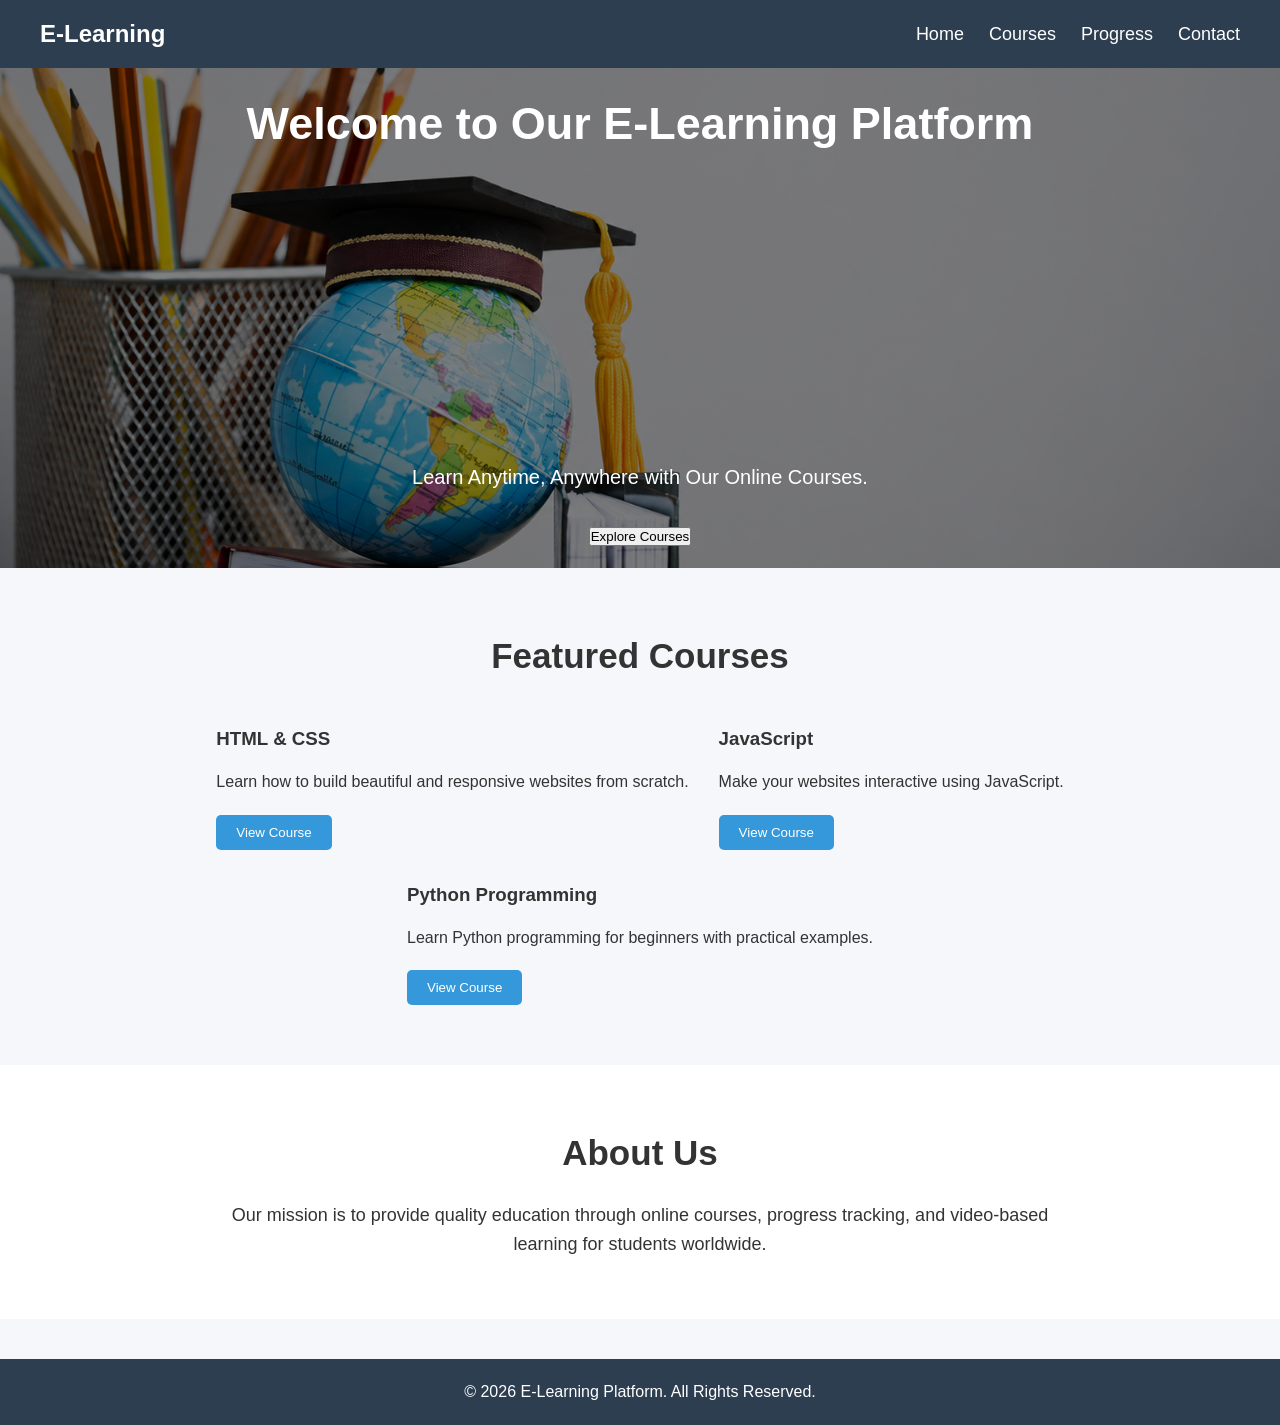
<file: index.html>
<!DOCTYPE html>
<html lang="en">

<head>
    <meta charset="UTF-8">
    <meta name="viewport" content="width=device-width, initial-scale=1.0">

    <title>E-Learning Platform</title>

    <!-- Link CSS File -->
    <link rel="stylesheet" href="css/style.css">
</head>

<body>

    <!-- ================= NAVIGATION BAR ================= -->

    <header>
        <nav>
            <h2>E-Learning</h2>

            <ul>
                <li><a href="index.html">Home</a></li>
                <li><a href="courses.html">Courses</a></li>
                <li><a href="progress.html">Progress</a></li>
                <li><a href="contact.html">Contact</a></li>
            </ul>
        </nav>
    </header>

    <!-- ================= HERO SECTION ================= -->

    <section class="hero">

        <h1>Welcome to Our E-Learning Platform</h1>

        <p>Learn Anytime, Anywhere with Our Online Courses.</p>

    <a href="courses.html">
        <button>Explore Courses</button>
    </a>

</section>


    <!-- ================= FEATURED COURSES ================= -->

    <section class="courses">

        <h2>Featured Courses</h2>

        <div class="course-container">

            <div class="course-card">
                <h3>HTML & CSS</h3>
                <p>
                    Learn how to build beautiful and responsive websites from
                    scratch.
                </p>

                <a href="course.html">
                    <button>View Course</button>
                </a>
            </div>

            <div class="course-card">
                <h3>JavaScript</h3>
                <p>
                    Make your websites interactive using JavaScript.
                </p>

                <a href="course.html">
                    <button>View Course</button>
                </a>
            </div>

            <div class="course-card">
                <h3>Python Programming</h3>
                <p>
                    Learn Python programming for beginners with practical
                    examples.
                </p>

                <a href="course.html">
                    <button>View Course</button>
                </a>
            </div>

        </div>

    </section>

    <!-- ================= ABOUT SECTION ================= -->

    <section class="about">

        <h2>About Us</h2>

        <p>
            Our mission is to provide quality education through online courses,
            progress tracking, and video-based learning for students worldwide.
        </p>

    </section>

    <!-- ================= FOOTER ================= -->

    <footer>

        <p>
            © 2026 E-Learning Platform. All Rights Reserved.
        </p>

    </footer>

    <!-- Link JavaScript File -->
    <script src="js/script.js"></script>

</body>

</html>
</file>
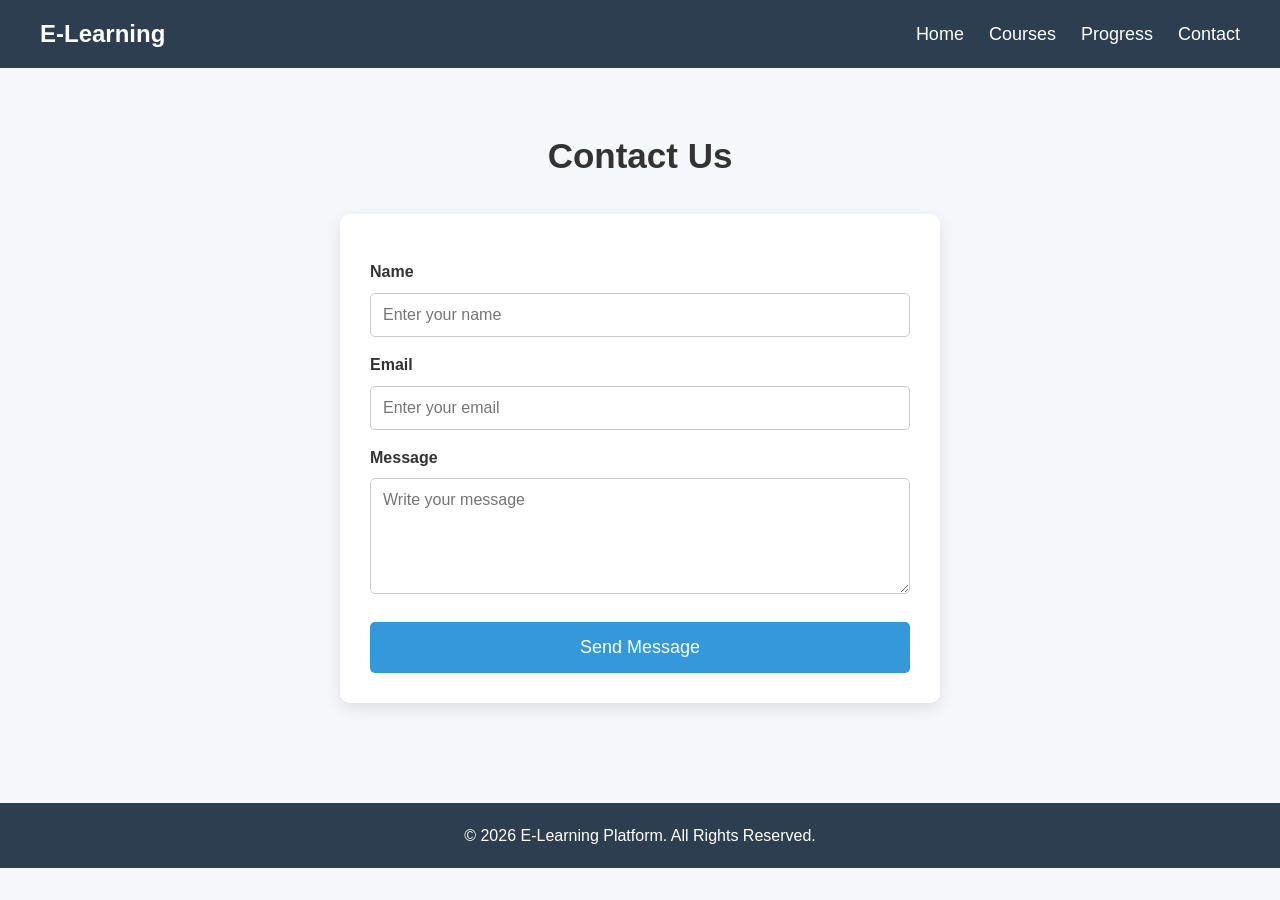
<file: contact.html>
<!DOCTYPE html>
<html lang="en">

<head>
    <meta charset="UTF-8">
    <meta name="viewport" content="width=device-width, initial-scale=1.0">
    <title>Contact - E-Learning Platform</title>

    <link rel="stylesheet" href="css/style.css">
</head>

<body>

    <!-- Navigation Bar -->

    <header>
        <nav>
            <h2>E-Learning</h2>

            <ul>
                <li><a href="index.html">Home</a></li>
                <li><a href="courses.html">Courses</a></li>
                <li><a href="progress.html">Progress</a></li>
                <li><a href="contact.html">Contact</a></li>
            </ul>
        </nav>
    </header>

    <!-- Contact Form -->

    <section class="contact">

        <h2>Contact Us</h2>

        <form id="contactForm">

            <label>Name</label>
            <input type="text" id="name" placeholder="Enter your name" required>

            <label>Email</label>
            <input type="email" id="email" placeholder="Enter your email" required>

            <label>Message</label>
            <textarea id="message" rows="5" placeholder="Write your message" required></textarea>

            <button type="submit">Send Message</button>

        </form>

    </section>

    <footer>

        <p>© 2026 E-Learning Platform. All Rights Reserved.</p>

    </footer>

    <script src="js/script.js"></script>

</body>

</html>
</file>
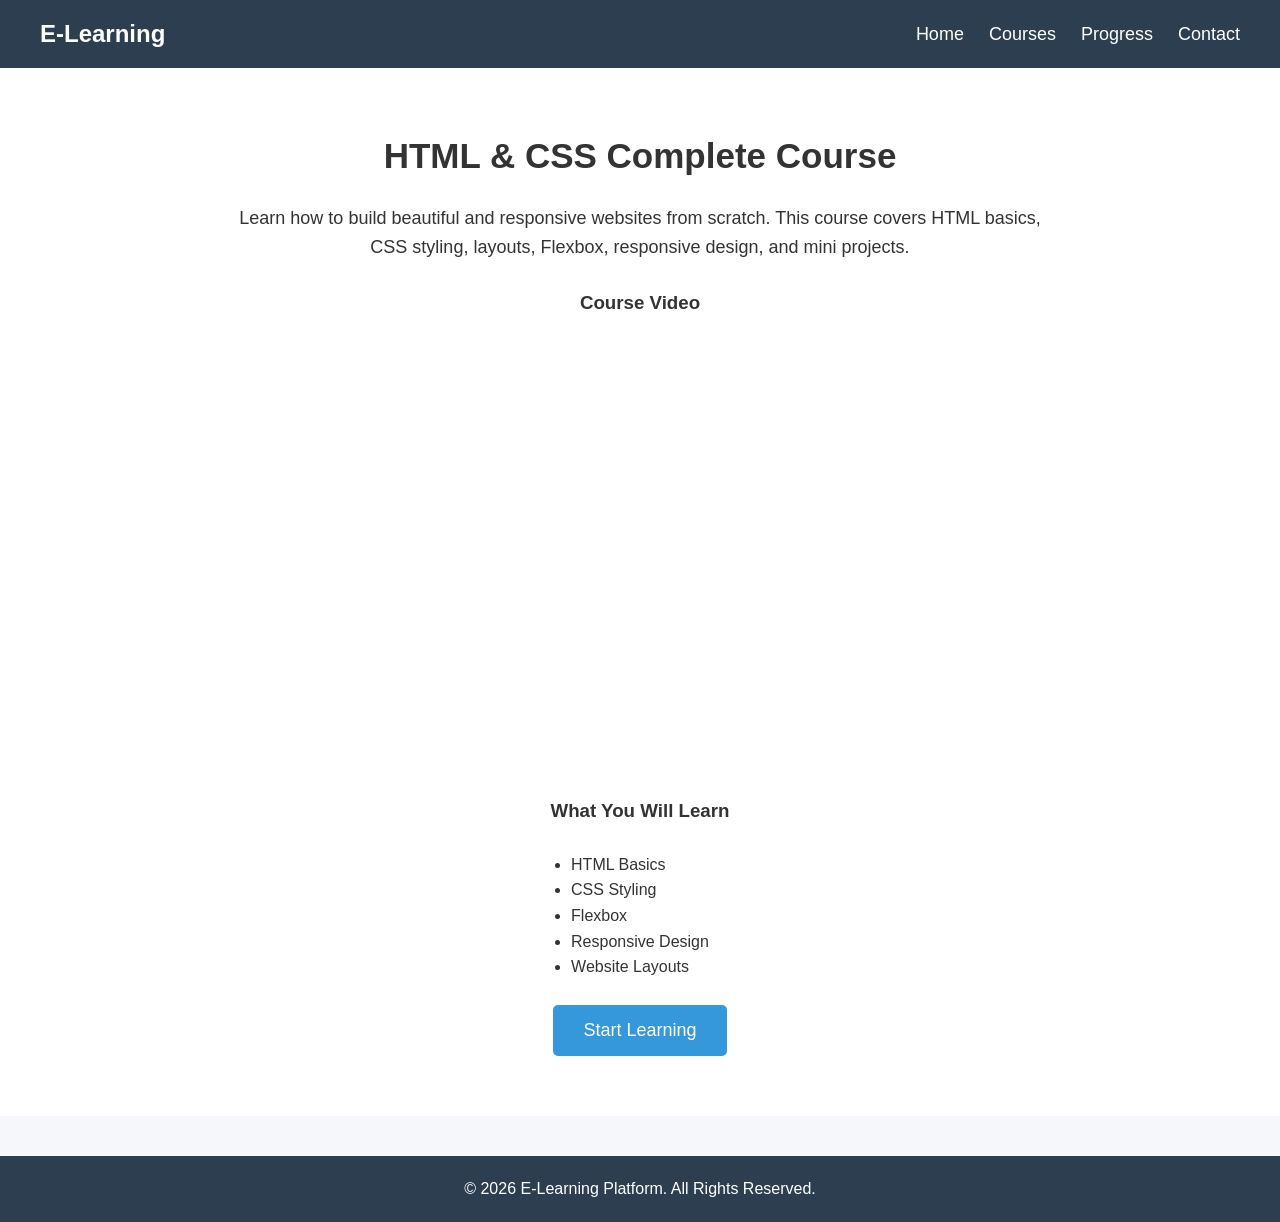
<file: course.html>
<!DOCTYPE html>
<html lang="en">

<head>
    <meta charset="UTF-8">
    <meta name="viewport" content="width=device-width, initial-scale=1.0">
    <title>Course Details - E-Learning Platform</title>

    <link rel="stylesheet" href="css/style.css">
</head>

<body>

    <!-- Navigation Bar -->

    <header>
        <nav>
            <h2>E-Learning</h2>

            <ul>
                <li><a href="index.html">Home</a></li>
                <li><a href="courses.html">Courses</a></li>
                <li><a href="progress.html">Progress</a></li>
                <li><a href="contact.html">Contact</a></li>
            </ul>
        </nav>
    </header>

    <!-- Course Details -->

    <section class="about">

        <h2>HTML & CSS Complete Course</h2>

        <p>
            Learn how to build beautiful and responsive websites from scratch.
            This course covers HTML basics, CSS styling, layouts, Flexbox,
            responsive design, and mini projects.
        </p>

        <br>

        <h3>Course Video</h3>

        <br>

        <iframe
            width="700"
            height="400"
            src=""
            title="HTML Tutorial"
            frameborder="0"
            allowfullscreen>
        </iframe>

        <br><br>

        <h3>What You Will Learn</h3>

        <br>

        <ul style="display:inline-block; text-align:left;">
            <li>HTML Basics</li>
            <li>CSS Styling</li>
            <li>Flexbox</li>
            <li>Responsive Design</li>
            <li>Website Layouts</li>
        </ul>

        <br><br>

        <button id="startCourseBtn">Start Learning</button>

    </section>

    <!-- Footer -->

    <footer>

        <p>© 2026 E-Learning Platform. All Rights Reserved.</p>

    </footer>

    <script src="js/script.js"></script>

</body>

</html>
</file>
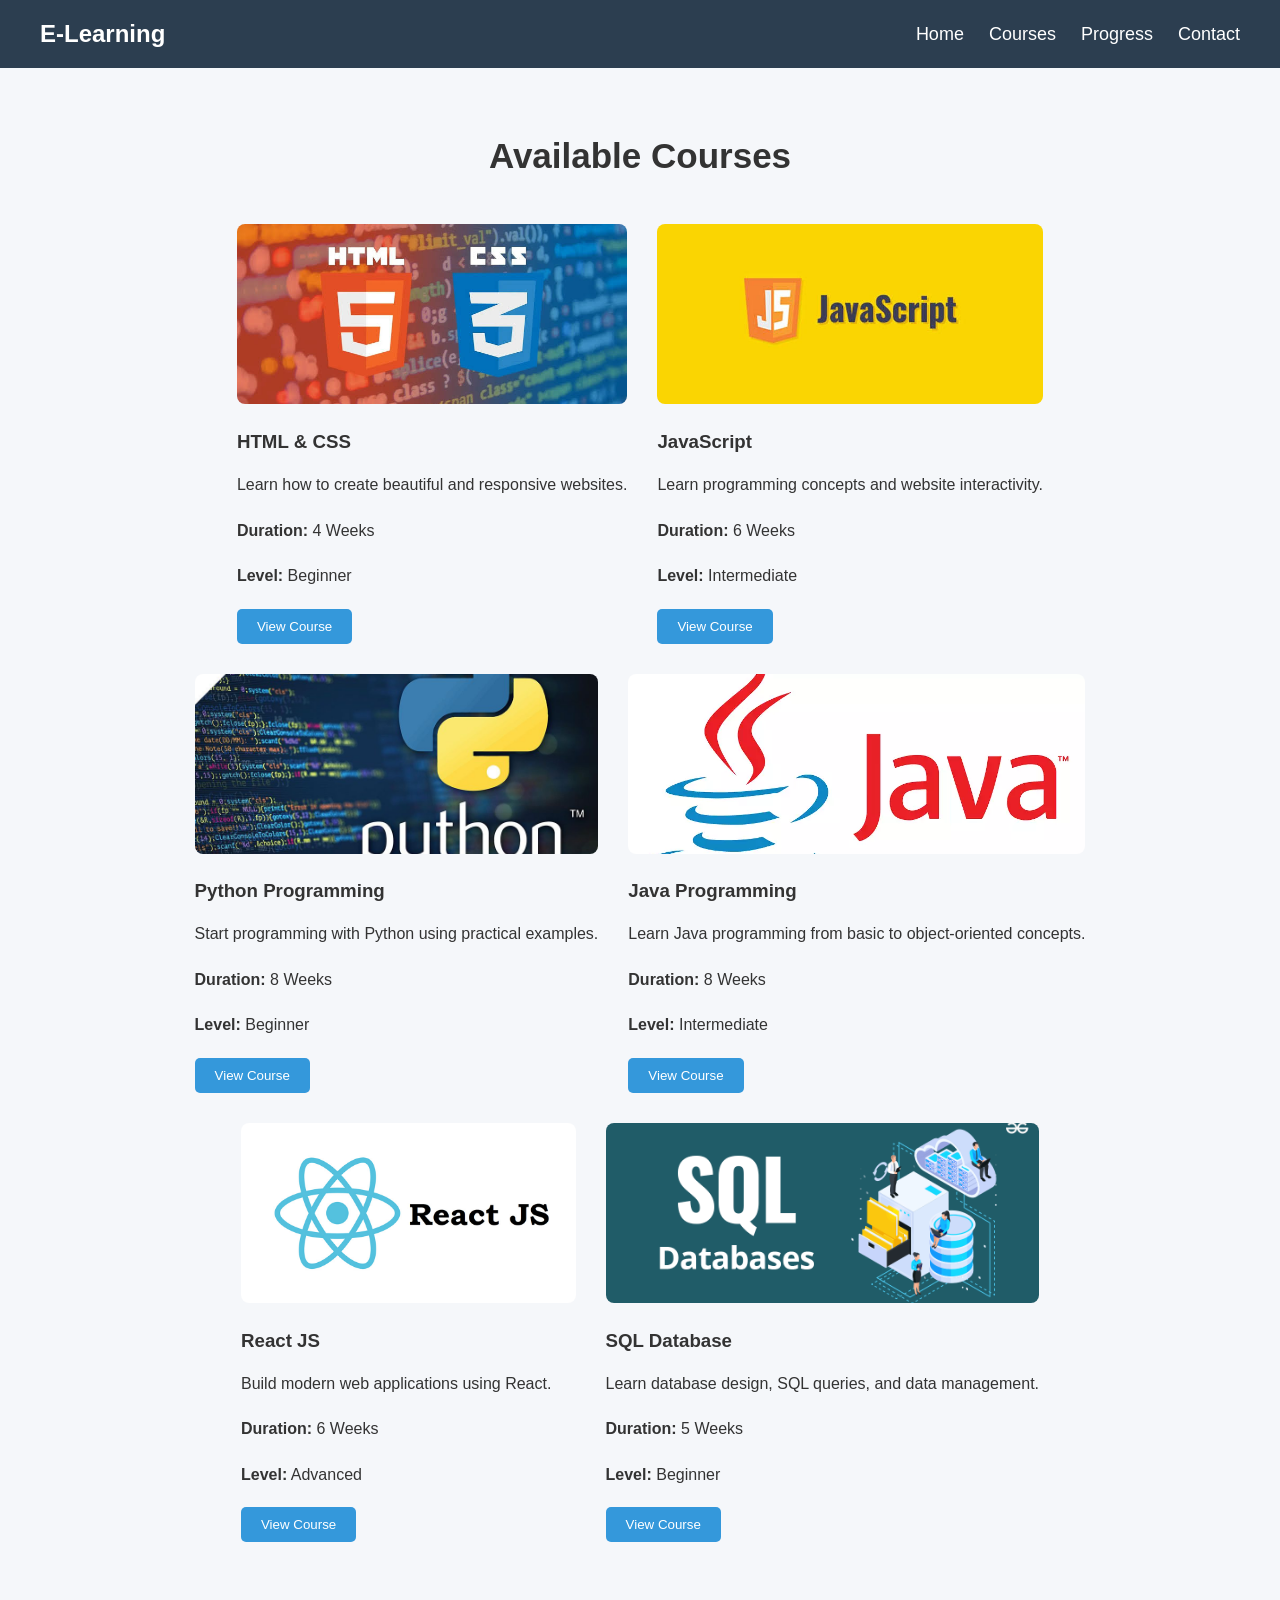
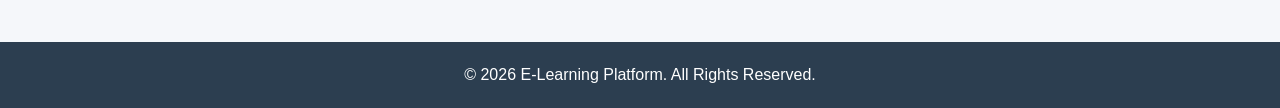
<file: courses.html>
<!DOCTYPE html>
<html lang="en">

<head>
    <meta charset="UTF-8">
    <meta name="viewport" content="width=device-width, initial-scale=1.0">
    <title>Courses - E-Learning Platform</title>

    <link rel="stylesheet" href="css/style.css">
</head>

<body>

    <!-- Navigation Bar -->

    <header>
        <nav>
            <h2>E-Learning</h2>

            <ul>
                <li><a href="index.html">Home</a></li>
                <li><a href="courses.html">Courses</a></li>
                <li><a href="progress.html">Progress</a></li>
                <li><a href="contact.html">Contact</a></li>
            </ul>
        </nav>
    </header>

    <!-- Page Heading -->

    <section class="courses">

        <h2>Available Courses</h2>

        <div class="course-container">

            <!-- Course 1 -->

            <div class="course-card">

                <img src="images/html&css.jpg" alt="HTML Course">

                <h3>HTML & CSS</h3>

                <p>
                    Learn how to create beautiful and responsive websites.
                </p>

                <p><strong>Duration:</strong> 4 Weeks</p>

                <p><strong>Level:</strong> Beginner</p>

                <a href="course.html">
                    <button>View Course</button>
                </a>

            </div>

            <!-- Course 2 -->

            <div class="course-card">

                <img src="images/js.jpg" alt="HTML Course">

                <h3>JavaScript</h3>

                <p>
                    Learn programming concepts and website interactivity.
                </p>

                <p><strong>Duration:</strong> 6 Weeks</p>

                <p><strong>Level:</strong> Intermediate</p>

                <a href="course.html">
                    <button>View Course</button>
                </a>

            </div>

            <!-- Course 3 -->

            <div class="course-card">

                <img src="images/Python.jpg" alt="HTML Course">

                <h3>Python Programming</h3>

                <p>
                    Start programming with Python using practical examples.
                </p>

                <p><strong>Duration:</strong> 8 Weeks</p>

                <p><strong>Level:</strong> Beginner</p>

                <a href="course.html">
                    <button>View Course</button>
                </a>

            </div>

            <!-- Course 4 -->

            <div class="course-card">

                <img src="images/java.jpg" alt="HTML Course">

                <h3>Java Programming</h3>

                <p>
                    Learn Java programming from basic to object-oriented concepts.
                </p>

                <p><strong>Duration:</strong> 8 Weeks</p>

                <p><strong>Level:</strong> Intermediate</p>

                <a href="course.html">
                    <button>View Course</button>
                </a>

            </div>

            <!-- Course 5 -->

            <div class="course-card">

                <img src="images/ReactJS.jpg" alt="HTML Course">

                <h3>React JS</h3>

                <p>
                    Build modern web applications using React.
                </p>

                <p><strong>Duration:</strong> 6 Weeks</p>

                <p><strong>Level:</strong> Advanced</p>

                <a href="course.html">
                    <button>View Course</button>
                </a>

            </div>

            <!-- Course 6 -->

            <div class="course-card">

                <img src="images/SQL-Databases.jpg" alt="HTML Course">

                <h3>SQL Database</h3>

                <p>
                    Learn database design, SQL queries, and data management.
                </p>

                <p><strong>Duration:</strong> 5 Weeks</p>

                <p><strong>Level:</strong> Beginner</p>

                <a href="course.html">
                    <button>View Course</button>
                </a>

            </div>

        </div>

    </section>

    <!-- Footer -->

    <footer>

        <p>© 2026 E-Learning Platform. All Rights Reserved.</p>

    </footer>

    <script src="js/script.js"></script>

</body>

</html>
</file>
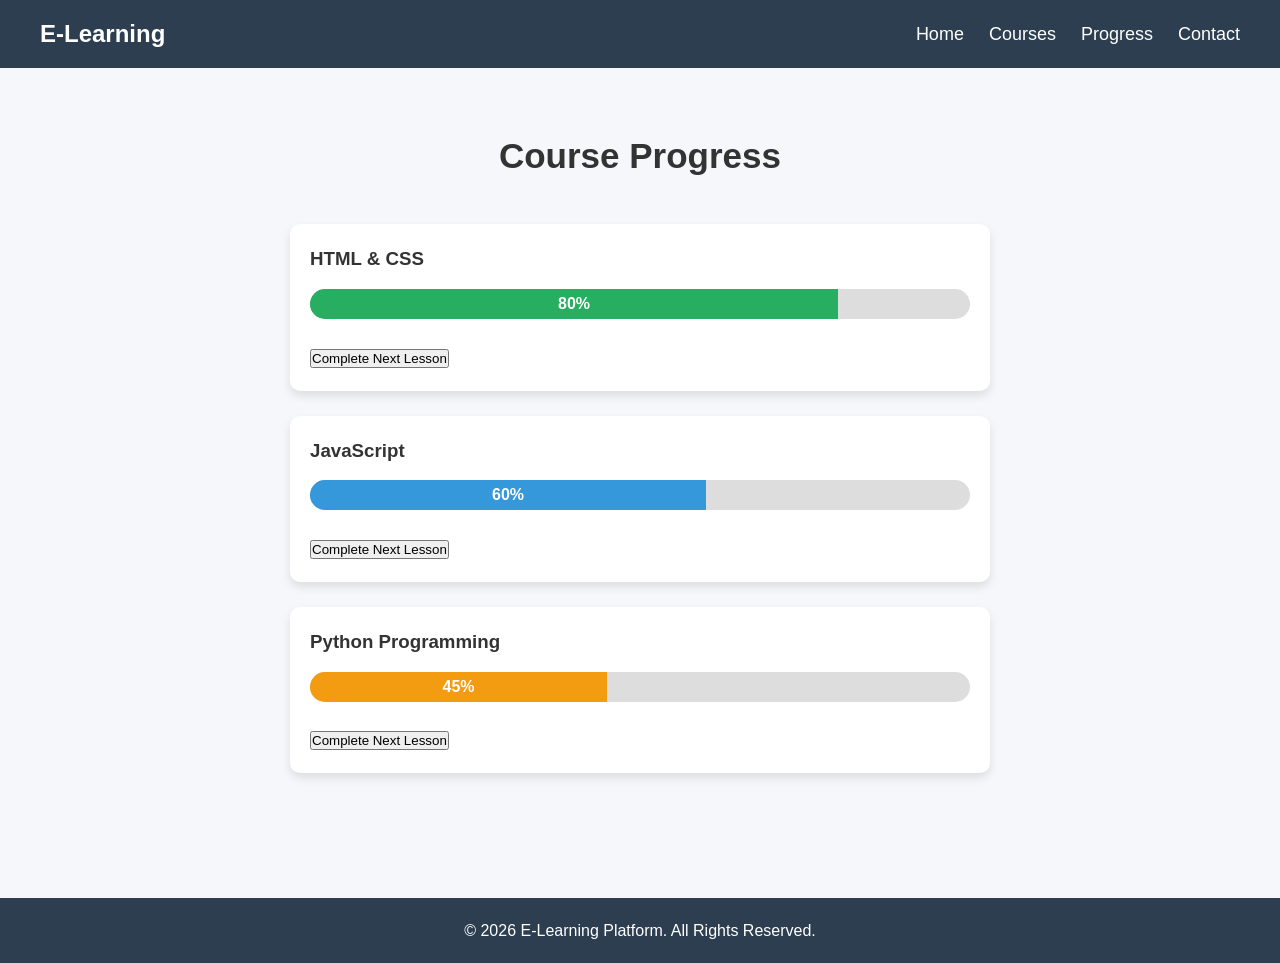
<file: progress.html>
<!DOCTYPE html>
<html lang="en">

<head>
    <meta charset="UTF-8">
    <meta name="viewport" content="width=device-width, initial-scale=1.0">
    <title>Progress - E-Learning Platform</title>

    <link rel="stylesheet" href="css/style.css">
</head>

<body>

    <header>
        <nav>
            <h2>E-Learning</h2>

            <ul>
                <li><a href="index.html">Home</a></li>
                <li><a href="courses.html">Courses</a></li>
                <li><a href="progress.html">Progress</a></li>
                <li><a href="contact.html">Contact</a></li>
            </ul>
        </nav>
    </header>

    <section class="progress-section">

        <h2>Course Progress</h2>

        <!-- HTML -->

        <div class="progress-card">

            <h3>HTML & CSS</h3>

            <div class="progress-bar">
                <div class="progress html-progress" id="htmlProgress">
                    80%
                </div>
            </div>

            <br>

            <button id="htmlBtn">
                Complete Next Lesson
            </button>

        </div>

        <!-- JavaScript -->

        <div class="progress-card">

            <h3>JavaScript</h3>

            <div class="progress-bar">
                <div class="progress js-progress" id="jsProgress">
                    60%
                </div>
            </div>

            <br>

            <button id="jsBtn">
                Complete Next Lesson
            </button>

        </div>

        <!-- Python -->

        <div class="progress-card">

            <h3>Python Programming</h3>

            <div class="progress-bar">
                <div class="progress python-progress" id="pythonProgress">
                    45%
                </div>
            </div>

            <br>

            <button id="pythonBtn">
                Complete Next Lesson
            </button>

        </div>

    </section>

    <footer>
        <p>© 2026 E-Learning Platform. All Rights Reserved.</p>
    </footer>

    <script src="js/script.js"></script>

</body>

</html>
</file>
<file: css/style.css>
/* ===========================
   GENERAL STYLING
=========================== */

*{
    margin:0;
    padding:0;
    box-sizing:border-box;
    font-family:Arial, sans-serif;
}

body{
    background:#f5f7fa;
    color:#333;
    line-height:1.6;
}

/* ===========================
   NAVIGATION BAR
=========================== */

header{
    background:#2c3e50;
    padding:15px 40px;
}

nav{
    display:flex;
    justify-content:space-between;
    align-items:center;
}

nav h2{
    color:white;
}

nav ul{
    display:flex;
    list-style:none;
}

nav ul li{
    margin-left:25px;
}

nav ul li a{
    color:white;
    text-decoration:none;
    font-size:18px;
    transition:0.3s;
}

nav ul li a:hover{
    color:#00d4ff;
}

/* ===========================
   HERO SECTION
=========================== */

.hero{
    text-align:center;
    padding:80px 20px;
    background:linear-gradient(to right,#3498db,#6dd5fa);
    color:white;
}

.hero h1{
    font-size:45px;
    margin-bottom:20px;
}

.hero p{
    font-size:20px;
    width:70%;
    margin:auto;
    margin-bottom:30px;
}

.hero{
    background-image: linear-gradient(rgba(0,0,0,0.5),
                                      rgba(0,0,0,0.5)),
                      url("../images/image.jpg");

    background-size: cover;
    background-position: center;
    background-repeat: no-repeat;

    height: 500px;

    display: flex;
    flex-direction: column;
    justify-content: center;
    align-items: center;

    color: white;
    text-align: center;

    padding: 20px;
}

.hero button:hover{
    background:#2c3e50;
    color:white;
    button{

    transition:0.3s;

}

button:hover{

    transform:scale(1.05);

}
}

/* ===========================
   COURSES SECTION
=========================== */

.courses{
    padding:60px 40px;
}

.courses h2{
    text-align:center;
    margin-bottom:40px;
    font-size:35px;
}

.course-container{
    display:flex;
    justify-content:center;
    gap:30px;
    flex-wrap:wrap;
}

.course-card img{

    width:100%;

    height:180px;

    object-fit:cover;

    border-radius:8px;

    margin-bottom:15px;

}

.course-card:hover{
    transform:translateY(-10px);
}

.course-card h3{
    margin-bottom:15px;
}

.course-card p{
    margin-bottom:20px;
}

.course-card button{
    background:#3498db;
    color:white;
    border:none;
    padding:10px 20px;
    border-radius:5px;
    cursor:pointer;
}

.course-card button:hover{
    background:#2c3e50;
}

/* ===========================
   ABOUT SECTION
=========================== */

.about{
    background:white;
    padding:60px 40px;
    text-align:center;
}

.about h2{
    margin-bottom:20px;
    font-size:35px;
}

.about p{
    width:70%;
    margin:auto;
    font-size:18px;
}

/* ===========================
   FOOTER
=========================== */

footer{
    background:#2c3e50;
    color:white;
    text-align:center;
    padding:20px;
    margin-top:40px;
}

/* ===========================
   RESPONSIVE DESIGN
=========================== */

@media(max-width:768px){

    nav{
        flex-direction:column;
    }

    nav ul{
        flex-direction:column;
        margin-top:20px;
        text-align:center;
    }

    nav ul li{
        margin:10px 0;
    }

    .hero h1{
        font-size:32px;
    }

    .hero p{
        width:90%;
        font-size:18px;
    }

    .about p{
        width:90%;
    }

}

/* ===========================
   COURSE PAGE
=========================== */

iframe{
    max-width:100%;
    border-radius:10px;
    margin-top:20px;
}

.about button{
    background:#3498db;
    color:white;
    border:none;
    padding:15px 30px;
    border-radius:5px;
    font-size:18px;
    cursor:pointer;
    transition:0.3s;
}

.about button:hover{
    background:#2c3e50;
}

/* ===========================
   PROGRESS PAGE
=========================== */

.progress-section{
    padding:60px 40px;
}

.progress-section h2{
    text-align:center;
    margin-bottom:40px;
    font-size:35px;
}

.progress-card{
    background:white;
    padding:20px;
    margin:25px auto;
    max-width:700px;
    border-radius:10px;
    box-shadow:0 5px 10px rgba(0,0,0,0.1);
}

.progress-card h3{
    margin-bottom:15px;
}

.progress-bar{
    width:100%;
    height:30px;
    background:#ddd;
    border-radius:20px;
    overflow:hidden;
}

.progress{
    height:100%;
    color:white;
    text-align:center;
    line-height:30px;
    font-weight:bold;
}

.html-progress{
    width:80%;
    background:#27ae60;
}

.js-progress{
    width:60%;
    background:#3498db;
}

.python-progress{
    width:45%;
    background:#f39c12;
}

/* ===========================
   CONTACT PAGE
=========================== */

.contact{
    padding:60px 20px;
}

.contact h2{
    text-align:center;
    margin-bottom:30px;
    font-size:35px;
}

.contact form{
    max-width:600px;
    margin:auto;
    background:white;
    padding:30px;
    border-radius:10px;
    box-shadow:0 5px 15px rgba(0,0,0,0.1);
}

.contact label{
    display:block;
    margin-top:15px;
    margin-bottom:8px;
    font-weight:bold;
}

.contact input,
.contact textarea{
    width:100%;
    padding:12px;
    border:1px solid #ccc;
    border-radius:5px;
    font-size:16px;
}

.contact textarea{
    resize:vertical;
}

.contact button{
    margin-top:20px;
    width:100%;
    padding:15px;
    border:none;
    background:#3498db;
    color:white;
    font-size:18px;
    border-radius:5px;
    cursor:pointer;
    transition:0.3s;
}

.contact button:hover{
    background:#2c3e50;
}
</file>
